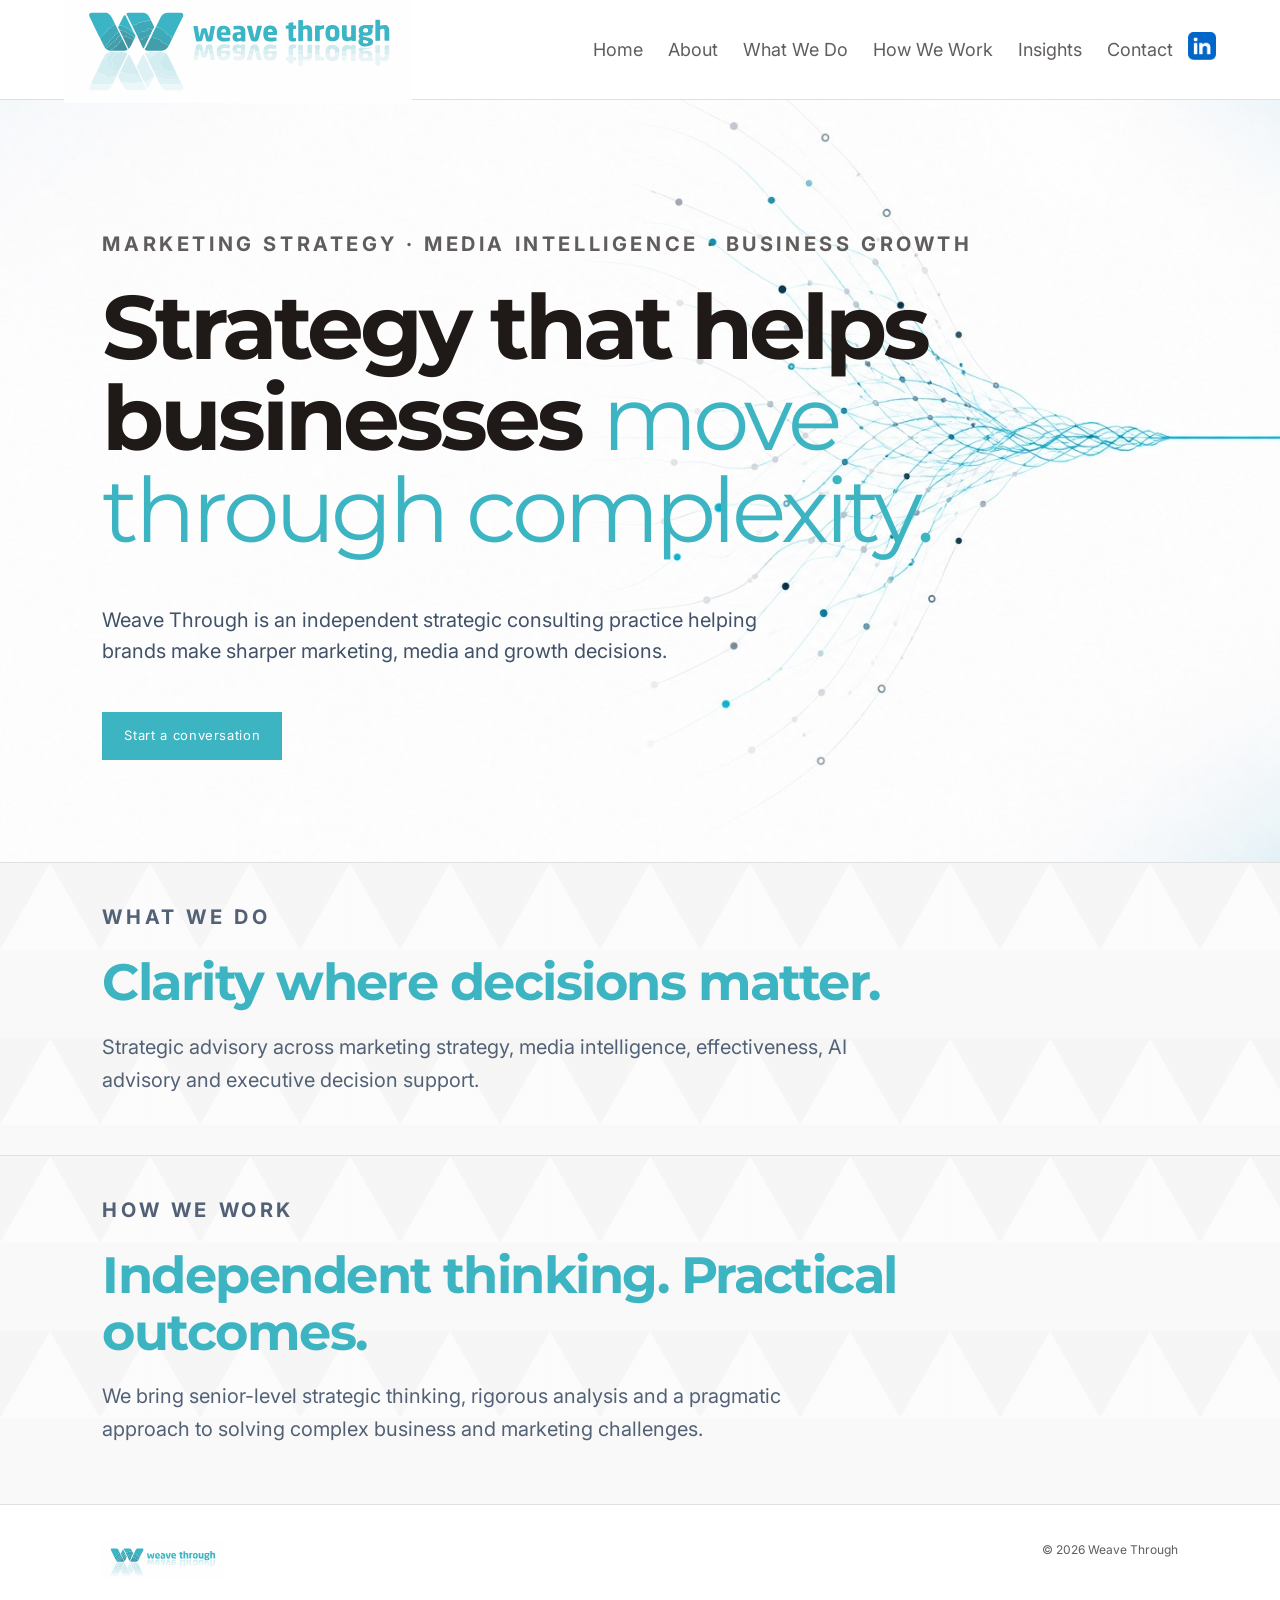
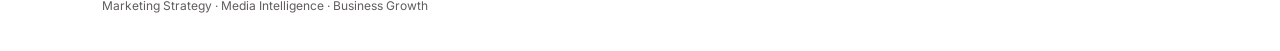
<file: index.html>
<!doctype html>
<html lang="en">
<head>
<meta charset="utf-8">
<meta name="viewport" content="width=device-width, initial-scale=1">
<title>Home | Weave Through</title>
<meta name="description" content="Weave Through — Independent strategic consulting helping brands navigate complexity in marketing strategy, media intelligence, and business growth.">
<link rel="icon" href="favicon.jpg" type="image/jpeg">
<!-- Google Analytics -->
<script async src="https://www.googletagmanager.com/gtag/js?id=G-CB40QFLTB0"></script>
<script>
  window.dataLayer = window.dataLayer || [];
  function gtag(){dataLayer.push(arguments);}
  gtag('js', new Date());
  gtag('config', 'G-CB40QFLTB0');
</script>
<link rel="stylesheet" href="css/style.css">
</head>
<body>
<header class="site-header">
  <a class="brand" href="index.html">
    <img src="images/logo.svg" alt="Weave Through" class="logo-img">
  </a>
  <button class="menu-toggle" aria-label="Open menu">☰</button>
  <nav><a href="index.html" class="">Home</a>
<a href="about.html" class="">About</a>
<a href="services.html" class="">What We Do</a>
<a href="how-we-work.html" class="">How We Work</a>
<a href="insights.html" class="">Insights</a>
<a href="contact.html" class="">Contact</a></nav>
  <div class="nav-social">
    <a href="https://www.linkedin.com/in/amolmohandas/" target="_blank">
      <img src="images/linkedin-icon.png" alt="LinkedIn" style="height:28px; width:28px;">
    </a>
  </div>
</header>
<main>
<section class="hero">
  <p class="eyebrow">MARKETING STRATEGY · MEDIA INTELLIGENCE · BUSINESS GROWTH</p>
  <h1>Strategy that helps businesses <span>move through complexity.</span></h1>
  <p class="intro">Weave Through is an independent strategic consulting practice helping brands make sharper marketing, media and growth decisions.</p>
  <a class="button" href="contact.html">Start a conversation</a>
</section>
<section class="section">
  <p class="eyebrow">WHAT WE DO</p>
  <h2>Clarity where decisions matter.</h2>
  <p>Strategic advisory across marketing strategy, media intelligence, effectiveness, AI advisory and executive decision support.</p>
</section>
<section class="section">
  <p class="eyebrow">HOW WE WORK</p>
  <h2>Independent thinking. Practical outcomes.</h2>
  <p>We bring senior-level strategic thinking, rigorous analysis and a pragmatic approach to solving complex business and marketing challenges.</p>
</section>
</main>
<footer class="site-footer">
  <div><img src="images/logo.svg" alt="Weave Through" style="height:40px; width:auto;"><br>Marketing Strategy · Media Intelligence · Business Growth</div>
  <div>© 2026 Weave Through</div>
</footer>
<script src="js/script.js"></script>
</body>
</html>
</file>
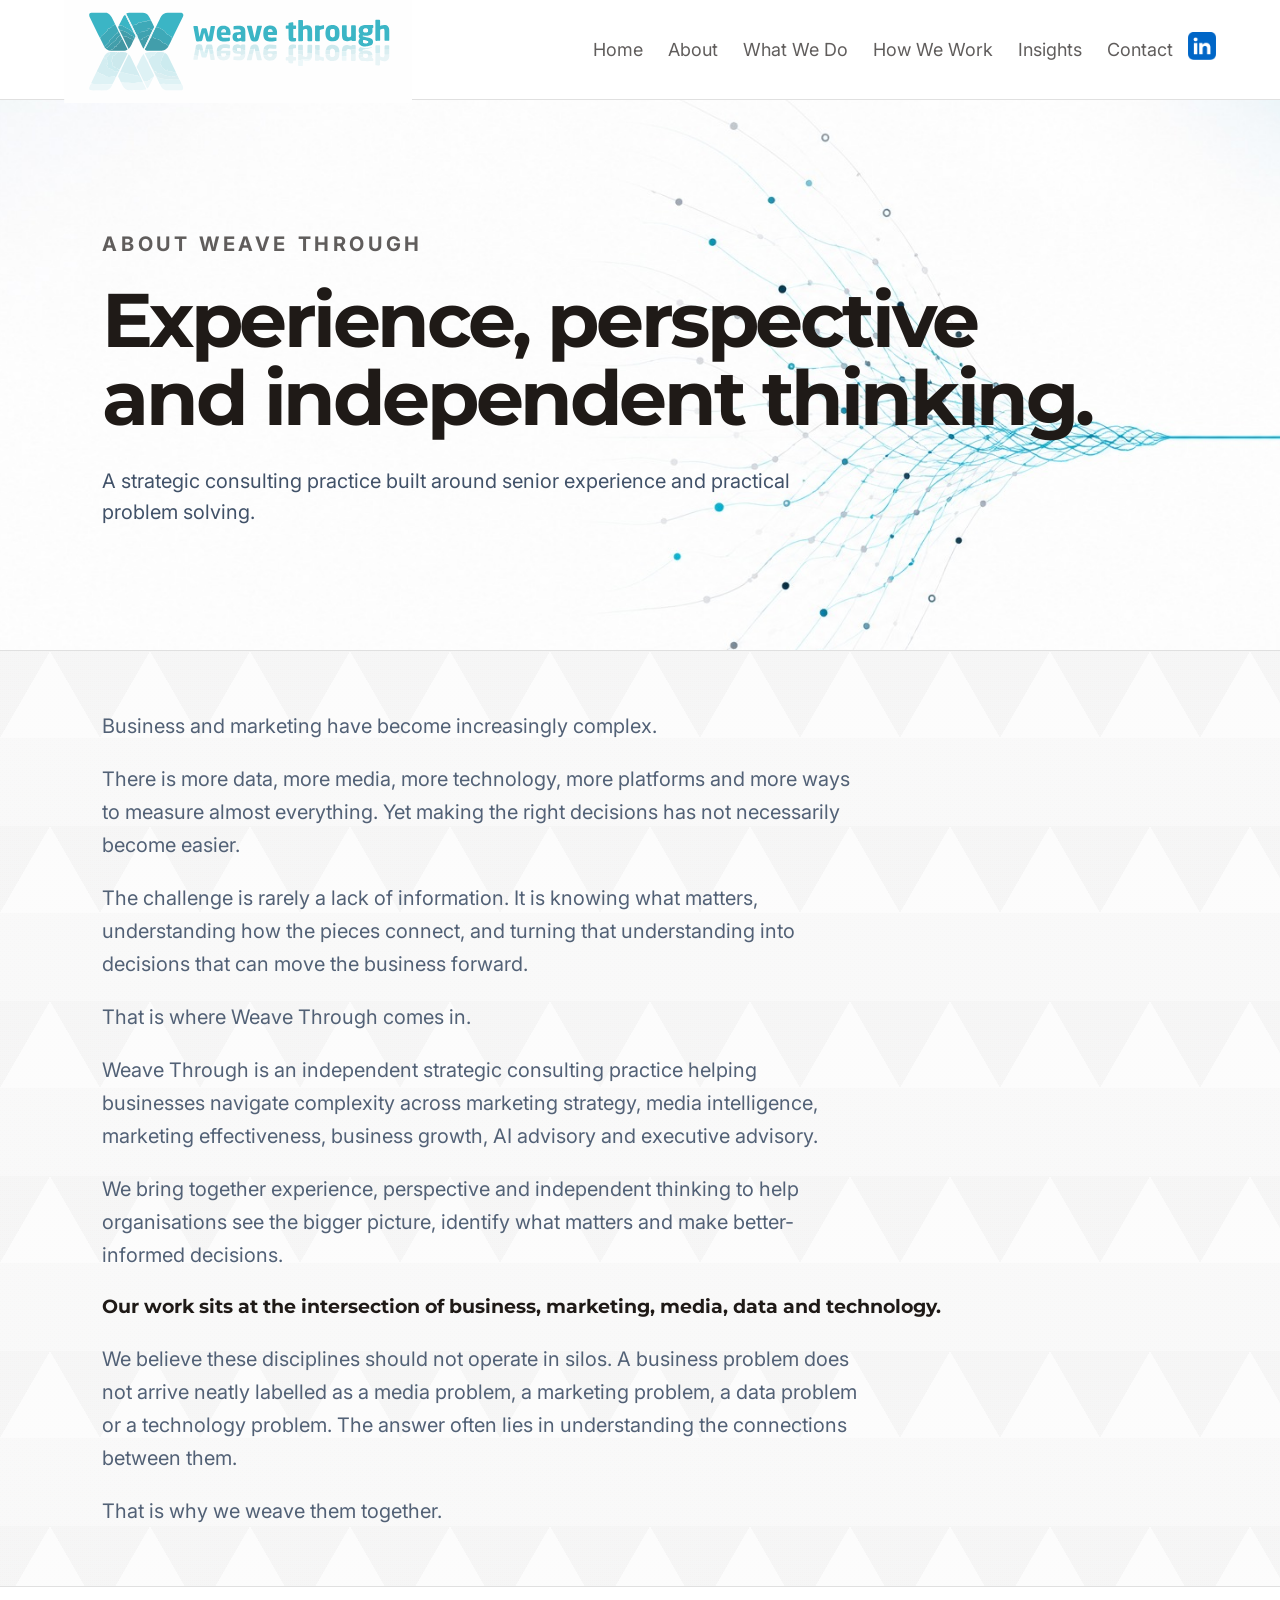
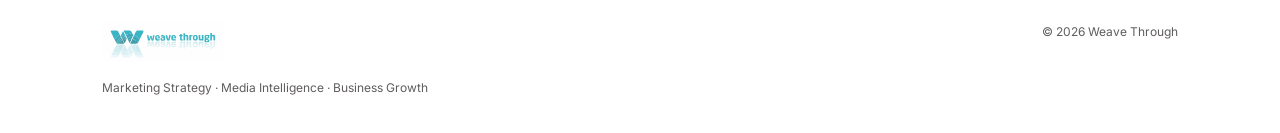
<file: about.html>
<!doctype html>
<html lang="en">
<head>
<meta charset="utf-8">
<meta name="viewport" content="width=device-width, initial-scale=1">
<title>About | Weave Through</title>
<meta name="description" content="Weave Through combines 25+ years of experience in marketing, media and business strategy. Senior-led independent consulting for strategic clarity.">
<link rel="icon" href="favicon.jpg" type="image/jpeg">
<!-- Google Analytics -->
<script async src="https://www.googletagmanager.com/gtag/js?id=G-CB40QFLTB0"></script>
<script>
  window.dataLayer = window.dataLayer || [];
  function gtag(){dataLayer.push(arguments);}
  gtag('js', new Date());
  gtag('config', 'G-CB40QFLTB0');
</script>
<link rel="stylesheet" href="css/style.css">
</head>
<body>
<header class="site-header">
  <a class="brand" href="index.html">
    <img src="images/logo.svg" alt="Weave Through" class="logo-img">
  </a>
  <button class="menu-toggle" aria-label="Open menu">☰</button>
  <nav><a href="index.html" class="">Home</a>
<a href="about.html" class="">About</a>
<a href="services.html" class="">What We Do</a>
<a href="how-we-work.html" class="">How We Work</a>
<a href="insights.html" class="">Insights</a>
<a href="contact.html" class="">Contact</a></nav>
  <div class="nav-social">
    <a href="https://www.linkedin.com/in/amolmohandas/" target="_blank">
      <img src="images/linkedin-icon.png" alt="LinkedIn" style="height:28px; width:28px;">
    </a>
  </div>
</header>
<main>
<section class="page-hero"><p class="eyebrow">ABOUT WEAVE THROUGH</p><h1>Experience, perspective and independent thinking.</h1><p class="intro">A strategic consulting practice built around senior experience and practical problem solving.</p></section>
<section class="section">
<p>Business and marketing have become increasingly complex.</p>
<p>There is more data, more media, more technology, more platforms and more ways to measure almost everything. Yet making the right decisions has not necessarily become easier.</p>
<p>The challenge is rarely a lack of information. It is knowing what matters, understanding how the pieces connect, and turning that understanding into decisions that can move the business forward.</p>
<p>That is where Weave Through comes in.</p>
<p>Weave Through is an independent strategic consulting practice helping businesses navigate complexity across marketing strategy, media intelligence, marketing effectiveness, business growth, AI advisory and executive advisory.</p>
<p>We bring together experience, perspective and independent thinking to help organisations see the bigger picture, identify what matters and make better-informed decisions.</p>
<h3>Our work sits at the intersection of business, marketing, media, data and technology.</h3>
<p>We believe these disciplines should not operate in silos. A business problem does not arrive neatly labelled as a media problem, a marketing problem, a data problem or a technology problem. The answer often lies in understanding the connections between them.</p>
<p>That is why we weave them together.</p>
</section>
</main>
<footer class="site-footer">
  <div><img src="images/logo.svg" alt="Weave Through" style="height:40px; width:auto;"><br>Marketing Strategy · Media Intelligence · Business Growth</div>
  <div>© 2026 Weave Through</div>
</footer>
<script src="js/script.js"></script>
</body>
</html>
</file>
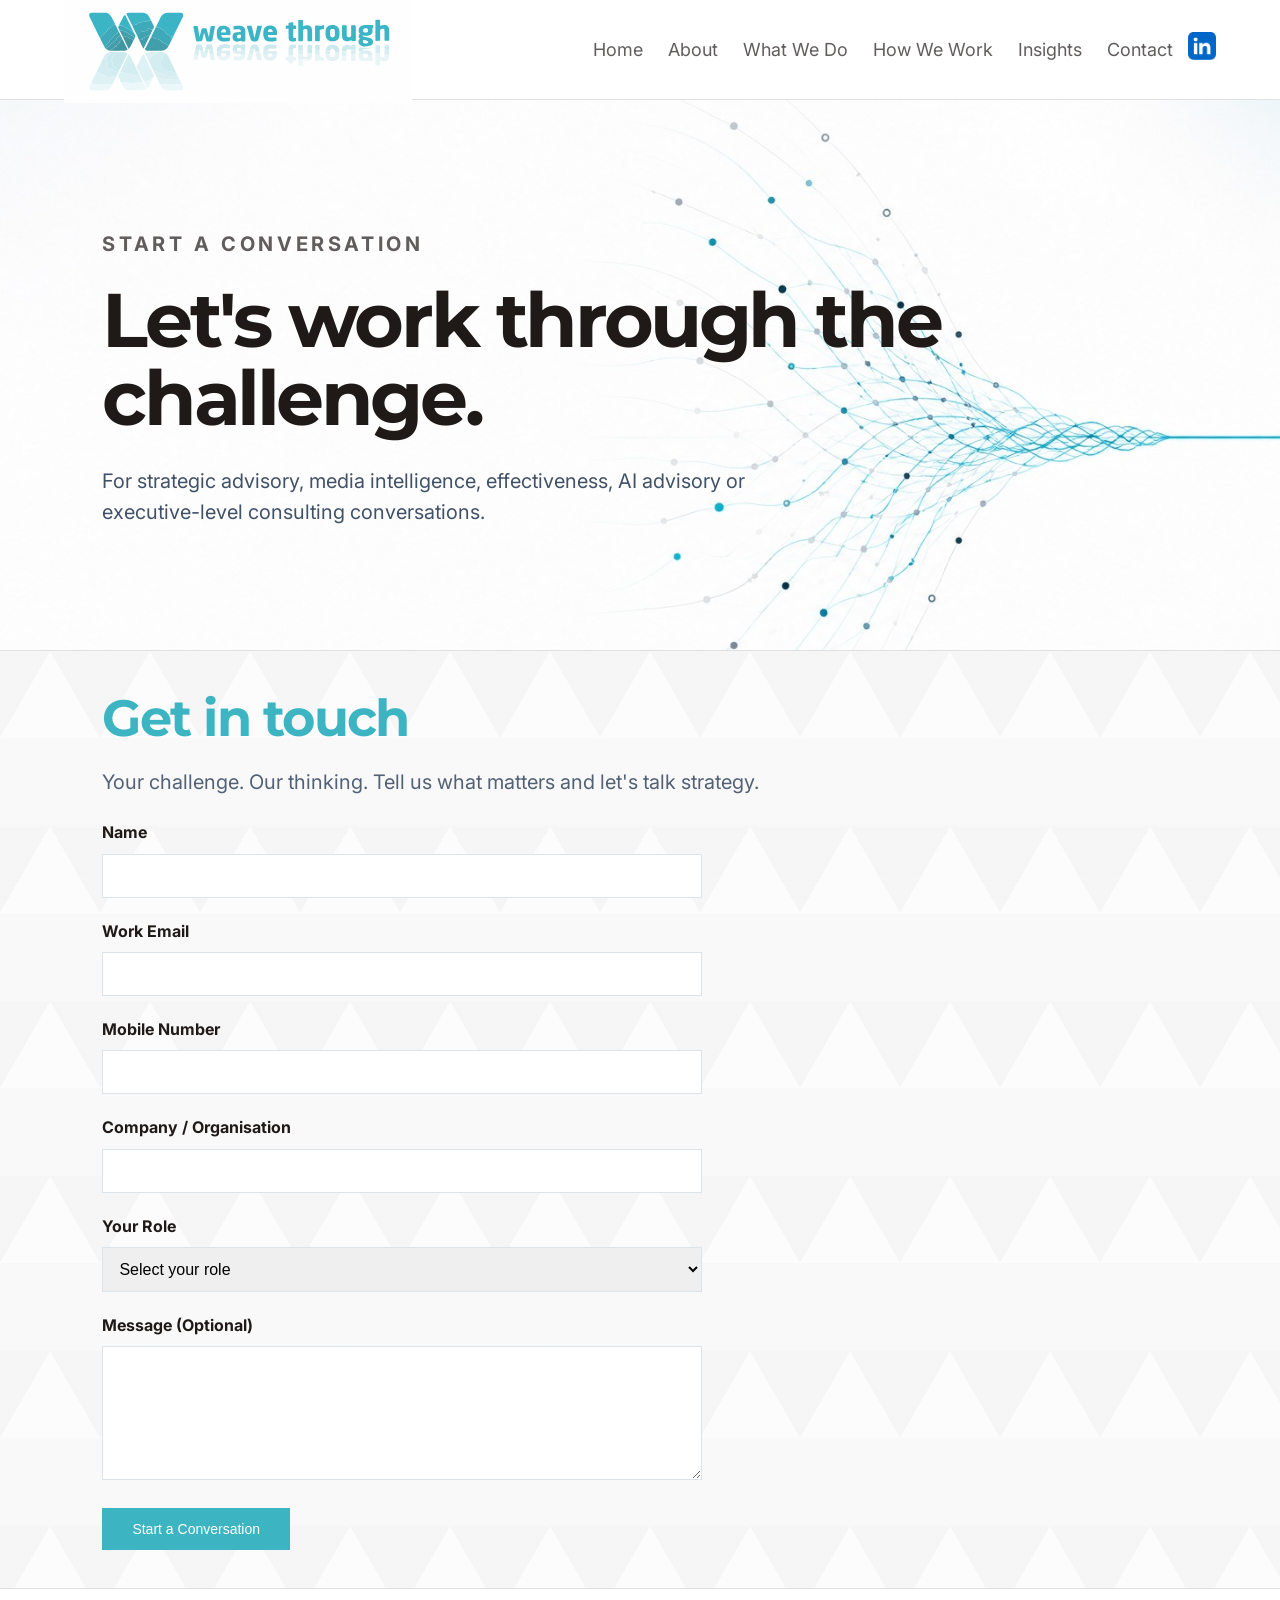
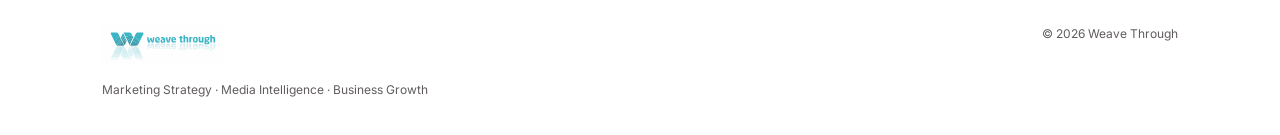
<file: contact.html>
<!doctype html>
<html lang="en">
<head>
<meta charset="utf-8">
<meta name="viewport" content="width=device-width, initial-scale=1">
<title>Contact | Weave Through</title>
<meta name="description" content="Get strategic advisory, media intelligence consulting, or executive guidance. Connect with Weave Through for your most important business challenges.">
<link rel="icon" href="favicon.jpg" type="image/jpeg">
<!-- Google Analytics -->
<script async src="https://www.googletagmanager.com/gtag/js?id=G-CB40QFLTB0"></script>
<script>
  window.dataLayer = window.dataLayer || [];
  function gtag(){dataLayer.push(arguments);}
  gtag('js', new Date());
  gtag('config', 'G-CB40QFLTB0');
</script>
<link rel="stylesheet" href="css/style.css">
</head>
<body>
<header class="site-header">
  <a class="brand" href="index.html">
    <img src="images/logo.svg" alt="Weave Through" class="logo-img">
  </a>
  <button class="menu-toggle" aria-label="Open menu">☰</button>
  <nav><a href="index.html" class="">Home</a>
<a href="about.html" class="">About</a>
<a href="services.html" class="">What We Do</a>
<a href="how-we-work.html" class="">How We Work</a>
<a href="insights.html" class="">Insights</a>
<a href="contact.html" class="">Contact</a></nav>
  <div class="nav-social">
    <a href="https://www.linkedin.com/in/amolmohandas/" target="_blank">
      <img src="images/linkedin-icon.png" alt="LinkedIn" style="height:28px; width:28px;">
    </a>
  </div>
</header>
<main>
<section class="page-hero"><p class="eyebrow">START A CONVERSATION</p><h1>Let's work through the challenge.</h1><p class="intro">For strategic advisory, media intelligence, effectiveness, AI advisory or executive-level consulting conversations.</p></section>
<section class="section">
<h2>Get in touch</h2>
<p>Your challenge. Our thinking. Tell us what matters and let's talk strategy.</p>
<form action="https://formspree.io/f/xqpzpkbq" method="POST" style="max-width:600px;">
  <div style="margin-bottom:20px;">
    <label for="name" style="display:block; margin-bottom:8px; font-weight:bold;">Name</label>
    <input type="text" id="name" name="name" required style="width:100%; padding:12px; border:1px solid #dce3eb; font-size:16px;">
  </div>
  <div style="margin-bottom:20px;">
    <label for="email" style="display:block; margin-bottom:8px; font-weight:bold;">Work Email</label>
    <input type="email" id="email" name="email" required style="width:100%; padding:12px; border:1px solid #dce3eb; font-size:16px;">
  </div>
  <div style="margin-bottom:20px;">
    <label for="phone" style="display:block; margin-bottom:8px; font-weight:bold;">Mobile Number</label>
    <input type="tel" id="phone" name="phone" required style="width:100%; padding:12px; border:1px solid #dce3eb; font-size:16px;">
  </div>
  <div style="margin-bottom:20px;">
    <label for="company" style="display:block; margin-bottom:8px; font-weight:bold;">Company / Organisation</label>
    <input type="text" id="company" name="company" required style="width:100%; padding:12px; border:1px solid #dce3eb; font-size:16px;">
  </div>
  <div style="margin-bottom:20px;">
    <label for="role" style="display:block; margin-bottom:8px; font-weight:bold;">Your Role</label>
    <select id="role" name="role" required style="width:100%; padding:12px; border:1px solid #dce3eb; font-size:16px;">
      <option value="">Select your role</option>
      <option value="Founder / Promoter">Founder / Promoter</option>
      <option value="CXO / Business Head">CXO / Business Head</option>
      <option value="Marketing Head">Marketing Head</option>
      <option value="Brand / Communications">Brand / Communications</option>
      <option value="Media / Agency">Media / Agency</option>
      <option value="Strategy / Consulting">Strategy / Consulting</option>
      <option value="Other">Other</option>
    </select>
  </div>
  <div style="margin-bottom:20px;">
    <label for="message" style="display:block; margin-bottom:8px; font-weight:bold;">Message (Optional)</label>
    <textarea id="message" name="message" rows="6" style="width:100%; padding:12px; border:1px solid #dce3eb; font-size:16px; font-family:Arial;"></textarea>
  </div>
  <button type="submit" style="background:#3CB4C2; color:white; padding:13px 30px; border:none; font-size:14px; cursor:pointer;">Start a Conversation</button>
</form>
</section></main>
<footer class="site-footer">
  <div><img src="images/logo.svg" alt="Weave Through" style="height:40px; width:auto;"><br>Marketing Strategy · Media Intelligence · Business Growth</div>
  <div>© 2026 Weave Through</div>
</footer>
<script src="js/script.js"></script>
</body>
</html>
</file>
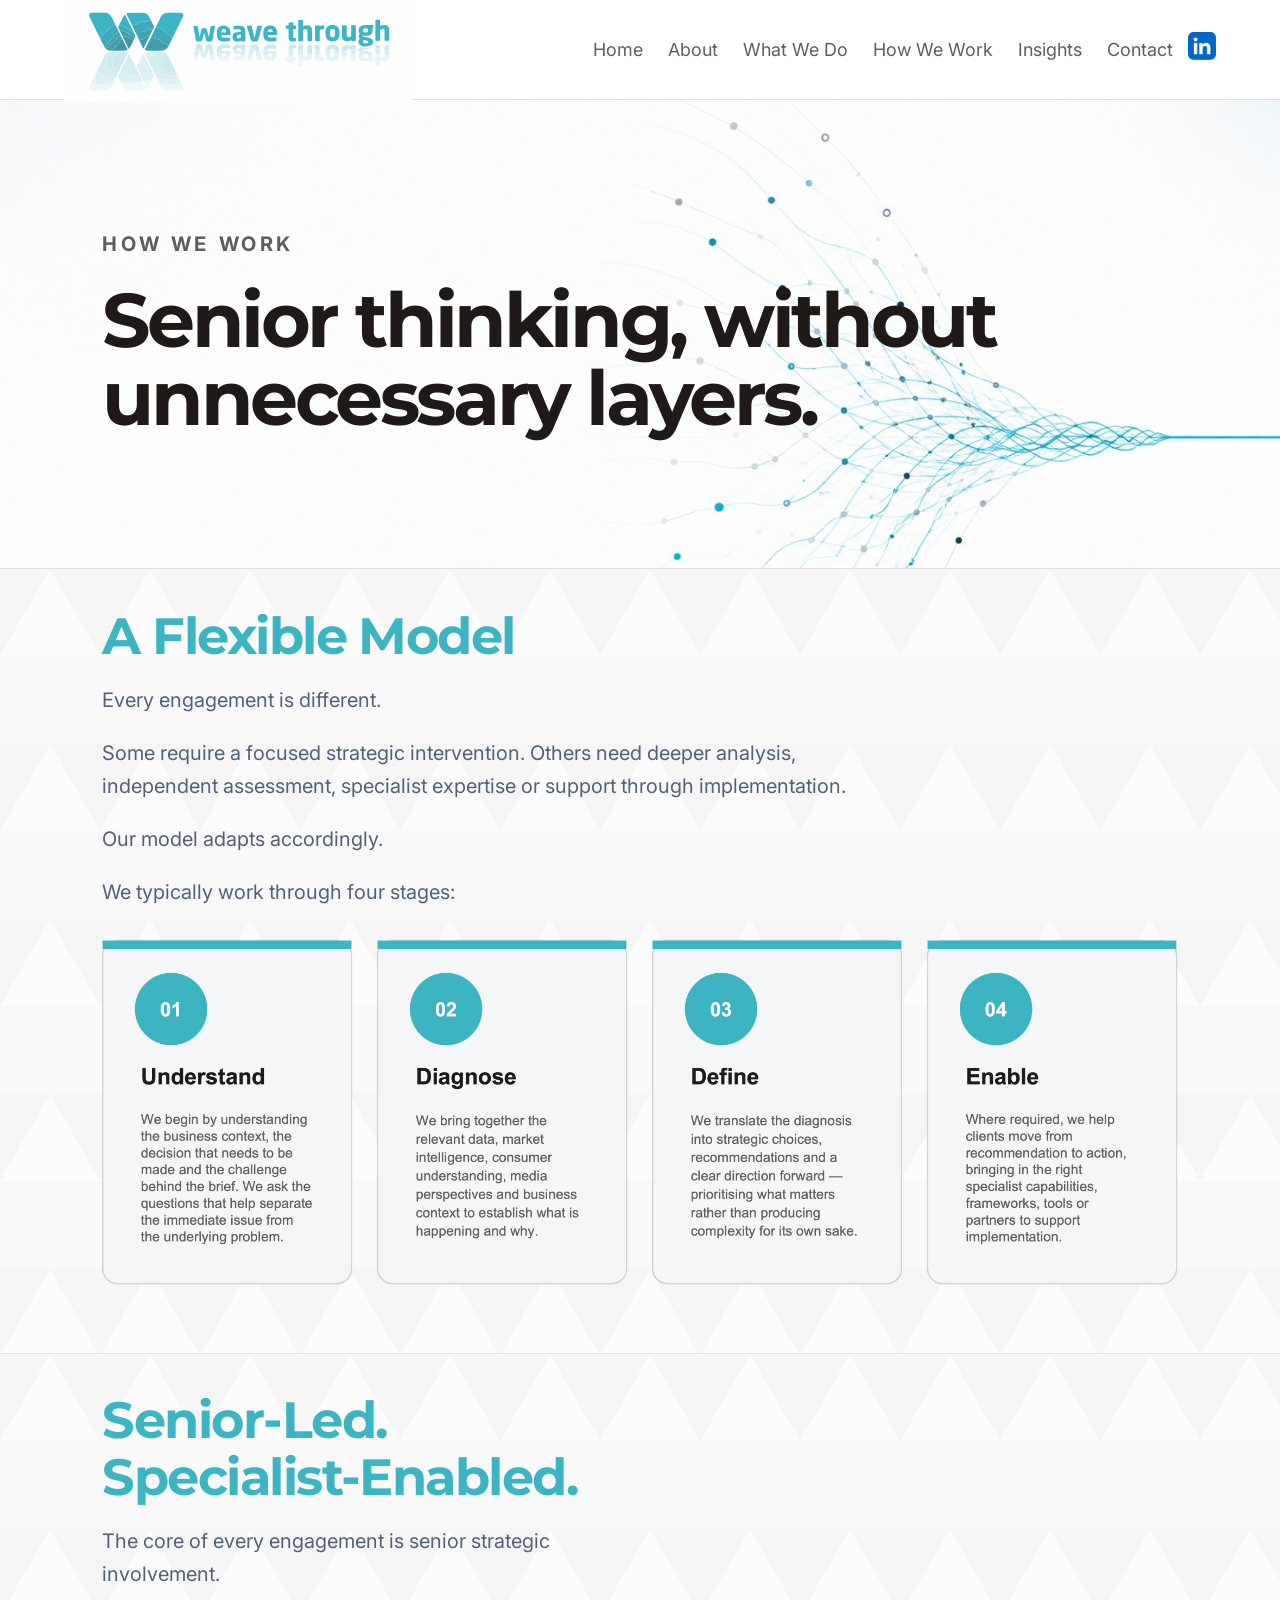
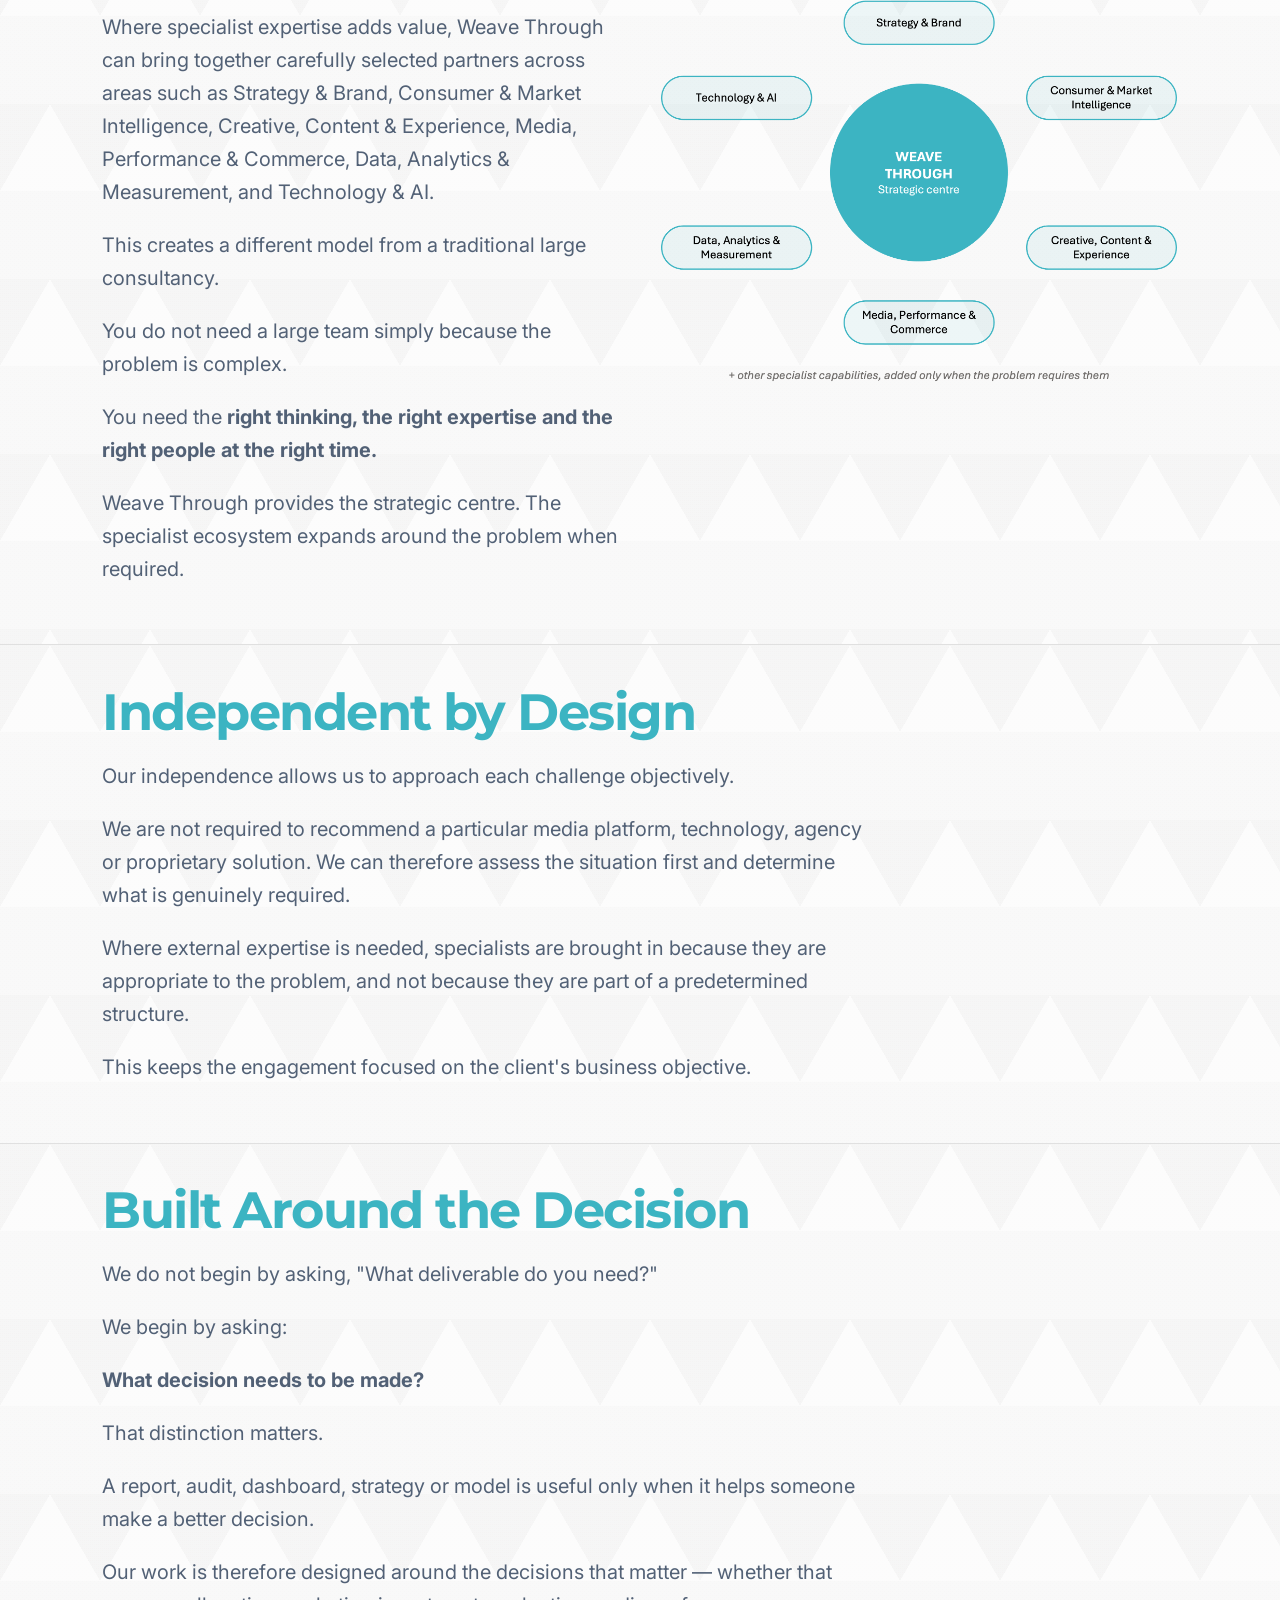
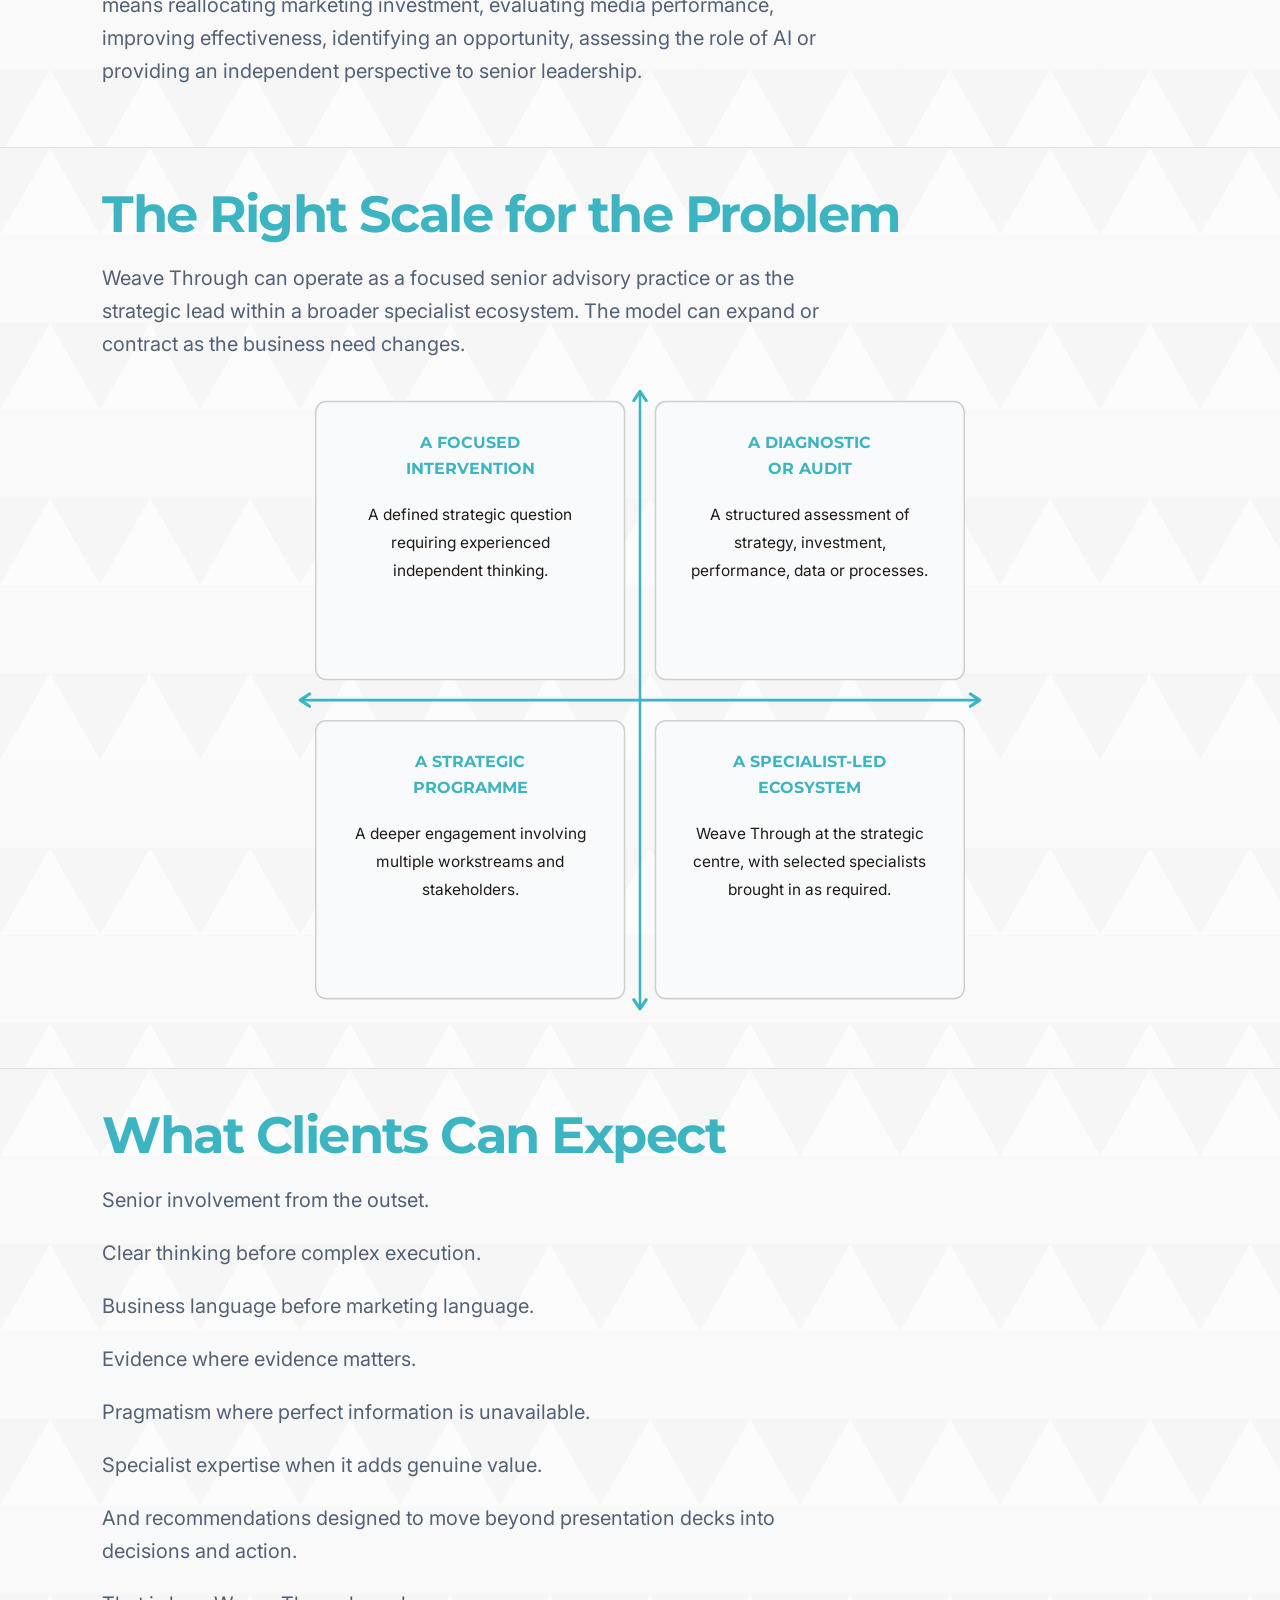
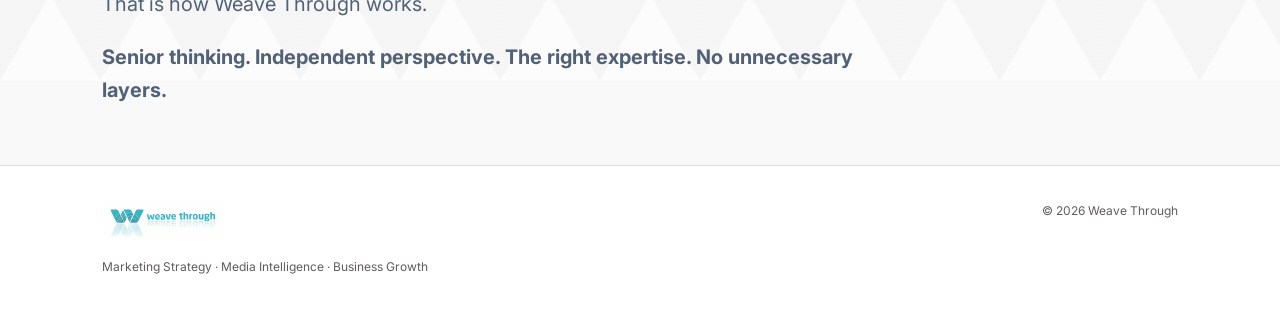
<file: how-we-work.html>
<!doctype html>
<html lang="en">
<head>
<meta charset="utf-8">
<meta name="viewport" content="width=device-width, initial-scale=1">
<title>How We Work | Weave Through</title>
<meta name="description" content="Our consulting model is senior-led, independent and flexible. We start with your business challenge and deliver strategic clarity without unnecessary layers.">
<link rel="icon" href="favicon.jpg" type="image/jpeg">
<!-- Google Analytics -->
<script async src="https://www.googletagmanager.com/gtag/js?id=G-CB40QFLTB0"></script>
<script>
  window.dataLayer = window.dataLayer || [];
  function gtag(){dataLayer.push(arguments);}
  gtag('js', new Date());
  gtag('config', 'G-CB40QFLTB0');
</script>
<link rel="stylesheet" href="css/style.css">
</head>
<body>
<header class="site-header">
  <a class="brand" href="index.html">
    <img src="images/logo.svg" alt="Weave Through" class="logo-img">
  </a>
  <button class="menu-toggle" aria-label="Open menu">☰</button>
  <nav><a href="index.html" class="">Home</a>
<a href="about.html" class="">About</a>
<a href="services.html" class="">What We Do</a>
<a href="how-we-work.html" class="">How We Work</a>
<a href="insights.html" class="">Insights</a>
<a href="contact.html" class="">Contact</a></nav>
  <div class="nav-social">
    <a href="https://www.linkedin.com/in/amolmohandas/" target="_blank">
      <img src="images/linkedin-icon.png" alt="LinkedIn" style="height:28px; width:28px;">
    </a>
  </div>
</header>
<main>
<section class="page-hero"><p class="eyebrow">HOW WE WORK</p><h1>Senior thinking, without unnecessary layers.</h1></section>
<section class="section">
<h2>A Flexible Model</h2>
<p>Every engagement is different.</p>
<p>Some require a focused strategic intervention. Others need deeper analysis, independent assessment, specialist expertise or support through implementation.</p>
<p>Our model adapts accordingly.</p>
<p>We typically work through four stages:</p>
<img src="images/How We Work 01.png" alt="How We Work: Understand, Diagnose, Define, Enable" style="width:100%; max-width:1200px; height:auto; display:block; margin:0 auto; margin-top:30px; margin-bottom:30px;">
</section>

<section class="section" style="display:grid; grid-template-columns:1fr 1fr; gap:40px; align-items:center;">
<div>
<h2 style="margin-top:0;">Senior-Led. Specialist-Enabled.</h2>
<p>The core of every engagement is senior strategic involvement.</p>
<p>Where specialist expertise adds value, Weave Through can bring together carefully selected partners across areas such as Strategy & Brand, Consumer & Market Intelligence, Creative, Content & Experience, Media, Performance & Commerce, Data, Analytics & Measurement, and Technology & AI.</p>
<p>This creates a different model from a traditional large consultancy.</p>
<p>You do not need a large team simply because the problem is complex.</p>
<p>You need the <strong>right thinking, the right expertise and the right people at the right time.</strong></p>
<p>Weave Through provides the strategic centre. The specialist ecosystem expands around the problem when required.</p>
</div>
<div style="flex-shrink:0;">
<img src="images/Senior-Led_Specialist-Enabled_01.png" alt="Weave Through specialist ecosystem" style="width:100%; height:auto; max-width:700px;">
</div>
</section>

<section class="section">
<h2>Independent by Design</h2>
<p>Our independence allows us to approach each challenge objectively.</p>
<p>We are not required to recommend a particular media platform, technology, agency or proprietary solution. We can therefore assess the situation first and determine what is genuinely required.</p>
<p>Where external expertise is needed, specialists are brought in because they are appropriate to the problem, and not because they are part of a predetermined structure.</p>
<p>This keeps the engagement focused on the client's business objective.</p>
</section>

<section class="section">
<h2>Built Around the Decision</h2>
<p>We do not begin by asking, "What deliverable do you need?"</p>
<p>We begin by asking:</p>
<p><strong>What decision needs to be made?</strong></p>
<p>That distinction matters.</p>
<p>A report, audit, dashboard, strategy or model is useful only when it helps someone make a better decision.</p>
<p>Our work is therefore designed around the decisions that matter — whether that means reallocating marketing investment, evaluating media performance, improving effectiveness, identifying an opportunity, assessing the role of AI or providing an independent perspective to senior leadership.</p>
</section>

<section class="section">
<h2>The Right Scale for the Problem</h2>
<p>Weave Through can operate as a focused senior advisory practice or as the strategic lead within a broader specialist ecosystem. The model can expand or contract as the business need changes.</p>
<svg width="100%" viewBox="0 0 680 620" role="img" style="max-width:700px; margin:10px auto; display:block;">
  <defs>
    <marker id="arrowhead" viewBox="0 0 10 10" refX="8" refY="5" markerWidth="6" markerHeight="6" orient="auto">
      <path d="M2 1L8 5L2 9" fill="none" stroke="#3CB4C2" stroke-width="2" stroke-linecap="round" stroke-linejoin="round"/>
    </marker>
    <marker id="arrowtail" viewBox="0 0 10 10" refX="2" refY="5" markerWidth="6" markerHeight="6" orient="auto">
      <path d="M8 1L2 5L8 9" fill="none" stroke="#3CB4C2" stroke-width="2" stroke-linecap="round" stroke-linejoin="round"/>
    </marker>
  </defs>
  <line x1="10" y1="310" x2="670" y2="310" stroke="#3CB4C2" stroke-width="2.5" marker-start="url(#arrowtail)" marker-end="url(#arrowhead)"/>
  <line x1="340" y1="10" x2="340" y2="610" stroke="#3CB4C2" stroke-width="2.5" marker-start="url(#arrowtail)" marker-end="url(#arrowhead)"/>
  <rect x="25" y="20" width="300" height="270" rx="10" fill="#f9fafb" stroke="#d0d0d0" stroke-width="1.5"/>
  <text x="175" y="65" text-anchor="middle" font-family="Montserrat, Arial, sans-serif" font-size="16" font-weight="700" fill="#3CB4C2">A FOCUSED</text>
  <text x="175" y="90" text-anchor="middle" font-family="Montserrat, Arial, sans-serif" font-size="16" font-weight="700" fill="#3CB4C2">INTERVENTION</text>
  <text x="175" y="135" text-anchor="middle" font-family="Inter, Arial, sans-serif" font-size="15" font-weight="400" fill="#1F1A17">A defined strategic question</text>
  <text x="175" y="162" text-anchor="middle" font-family="Inter, Arial, sans-serif" font-size="15" font-weight="400" fill="#1F1A17">requiring experienced</text>
  <text x="175" y="189" text-anchor="middle" font-family="Inter, Arial, sans-serif" font-size="15" font-weight="400" fill="#1F1A17">independent thinking.</text>
  <rect x="355" y="20" width="300" height="270" rx="10" fill="#f9fafb" stroke="#d0d0d0" stroke-width="1.5"/>
  <text x="505" y="65" text-anchor="middle" font-family="Montserrat, Arial, sans-serif" font-size="16" font-weight="700" fill="#3CB4C2">A DIAGNOSTIC</text>
  <text x="505" y="90" text-anchor="middle" font-family="Montserrat, Arial, sans-serif" font-size="16" font-weight="700" fill="#3CB4C2">OR AUDIT</text>
  <text x="505" y="135" text-anchor="middle" font-family="Inter, Arial, sans-serif" font-size="15" font-weight="400" fill="#1F1A17">A structured assessment of</text>
  <text x="505" y="162" text-anchor="middle" font-family="Inter, Arial, sans-serif" font-size="15" font-weight="400" fill="#1F1A17">strategy, investment,</text>
  <text x="505" y="189" text-anchor="middle" font-family="Inter, Arial, sans-serif" font-size="15" font-weight="400" fill="#1F1A17">performance, data or processes.</text>
  <rect x="25" y="330" width="300" height="270" rx="10" fill="#f9fafb" stroke="#d0d0d0" stroke-width="1.5"/>
  <text x="175" y="375" text-anchor="middle" font-family="Montserrat, Arial, sans-serif" font-size="16" font-weight="700" fill="#3CB4C2">A STRATEGIC</text>
  <text x="175" y="400" text-anchor="middle" font-family="Montserrat, Arial, sans-serif" font-size="16" font-weight="700" fill="#3CB4C2">PROGRAMME</text>
  <text x="175" y="445" text-anchor="middle" font-family="Inter, Arial, sans-serif" font-size="15" font-weight="400" fill="#1F1A17">A deeper engagement involving</text>
  <text x="175" y="472" text-anchor="middle" font-family="Inter, Arial, sans-serif" font-size="15" font-weight="400" fill="#1F1A17">multiple workstreams and</text>
  <text x="175" y="499" text-anchor="middle" font-family="Inter, Arial, sans-serif" font-size="15" font-weight="400" fill="#1F1A17">stakeholders.</text>
  <rect x="355" y="330" width="300" height="270" rx="10" fill="#f9fafb" stroke="#d0d0d0" stroke-width="1.5"/>
  <text x="505" y="375" text-anchor="middle" font-family="Montserrat, Arial, sans-serif" font-size="16" font-weight="700" fill="#3CB4C2">A SPECIALIST-LED</text>
  <text x="505" y="400" text-anchor="middle" font-family="Montserrat, Arial, sans-serif" font-size="16" font-weight="700" fill="#3CB4C2">ECOSYSTEM</text>
  <text x="505" y="445" text-anchor="middle" font-family="Inter, Arial, sans-serif" font-size="15" font-weight="400" fill="#1F1A17">Weave Through at the strategic</text>
  <text x="505" y="472" text-anchor="middle" font-family="Inter, Arial, sans-serif" font-size="15" font-weight="400" fill="#1F1A17">centre, with selected specialists</text>
  <text x="505" y="499" text-anchor="middle" font-family="Inter, Arial, sans-serif" font-size="15" font-weight="400" fill="#1F1A17">brought in as required.</text>
</svg>
</section>

<section class="section">
<h2>What Clients Can Expect</h2>
<p>Senior involvement from the outset.</p>
<p>Clear thinking before complex execution.</p>
<p>Business language before marketing language.</p>
<p>Evidence where evidence matters.</p>
<p>Pragmatism where perfect information is unavailable.</p>
<p>Specialist expertise when it adds genuine value.</p>
<p>And recommendations designed to move beyond presentation decks into decisions and action.</p>
<p>That is how Weave Through works.</p>
<p><strong>Senior thinking. Independent perspective. The right expertise. No unnecessary layers.</strong></p>
</section>
</main>
<footer class="site-footer">
  <div><img src="images/logo.svg" alt="Weave Through" style="height:40px; width:auto;"><br>Marketing Strategy · Media Intelligence · Business Growth</div>
  <div>© 2026 Weave Through</div>
</footer>
<script src="js/script.js"></script>
</body>
</html>
</file>
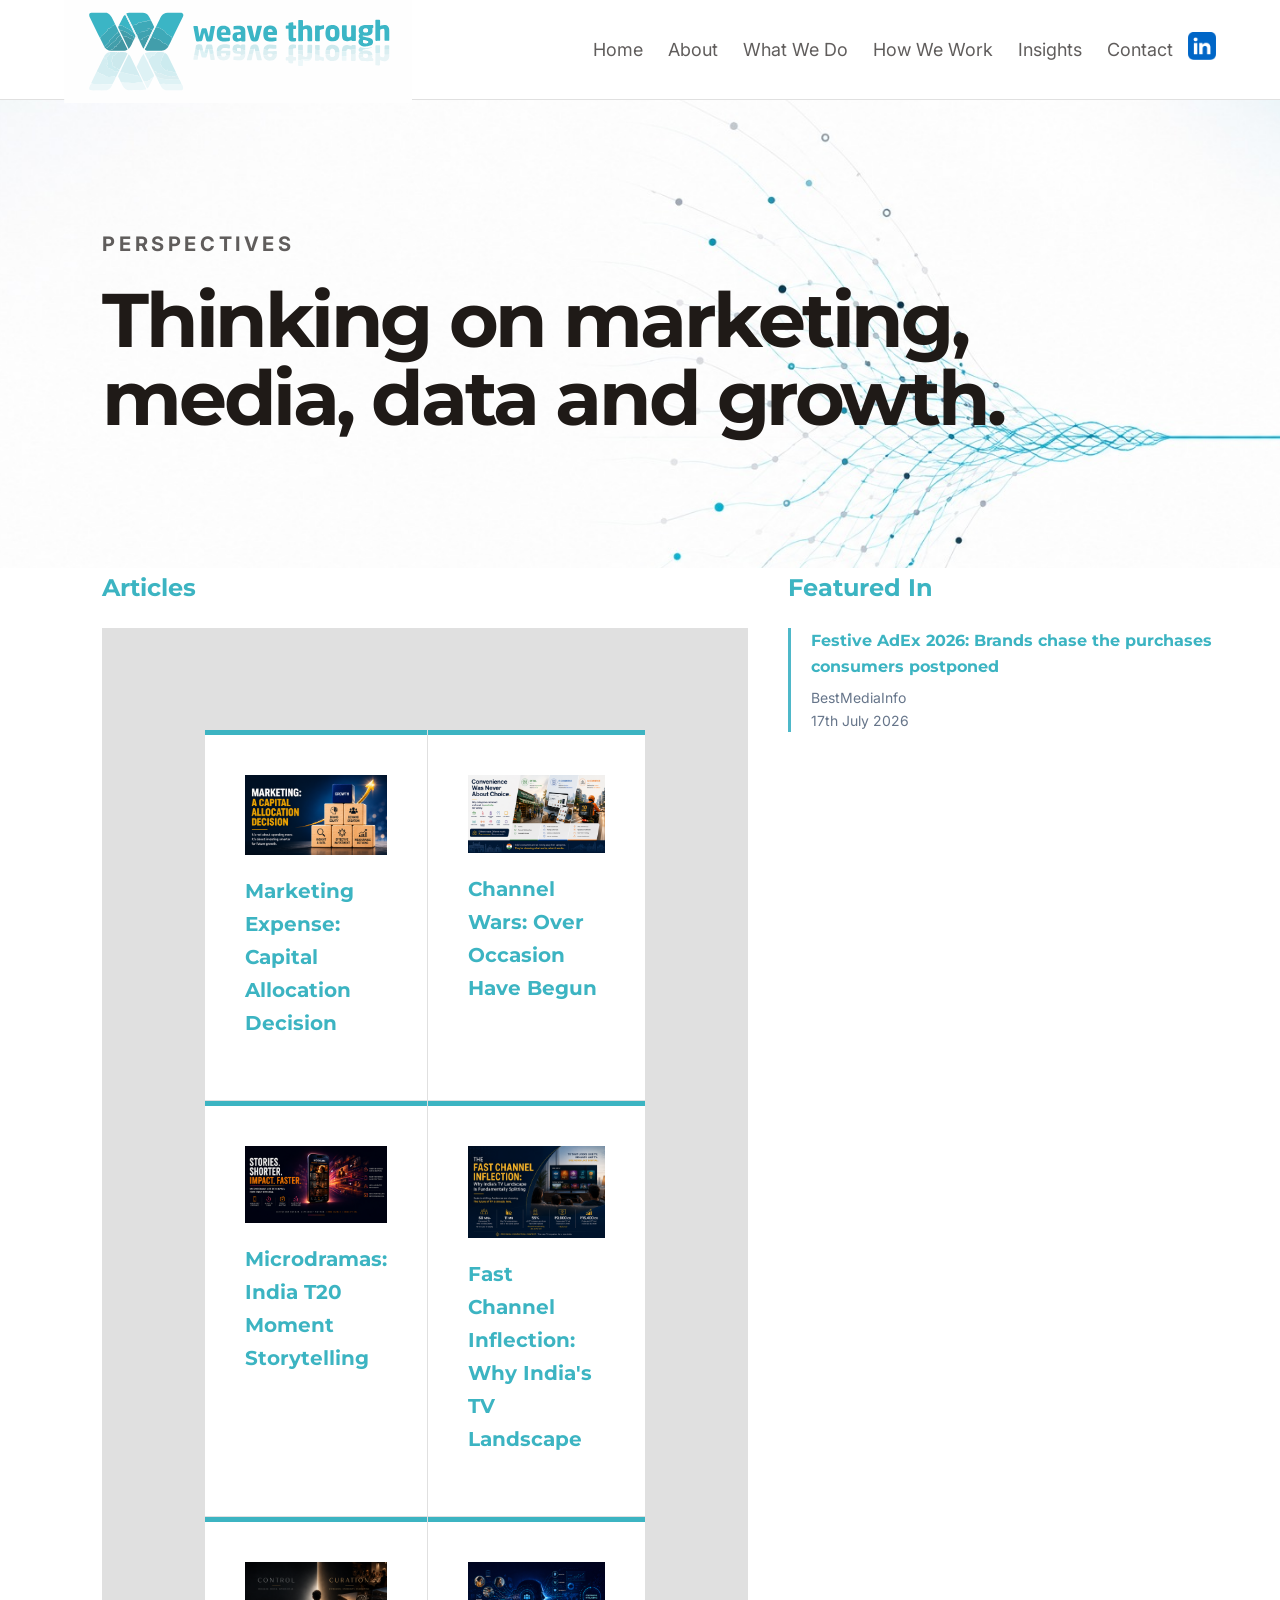
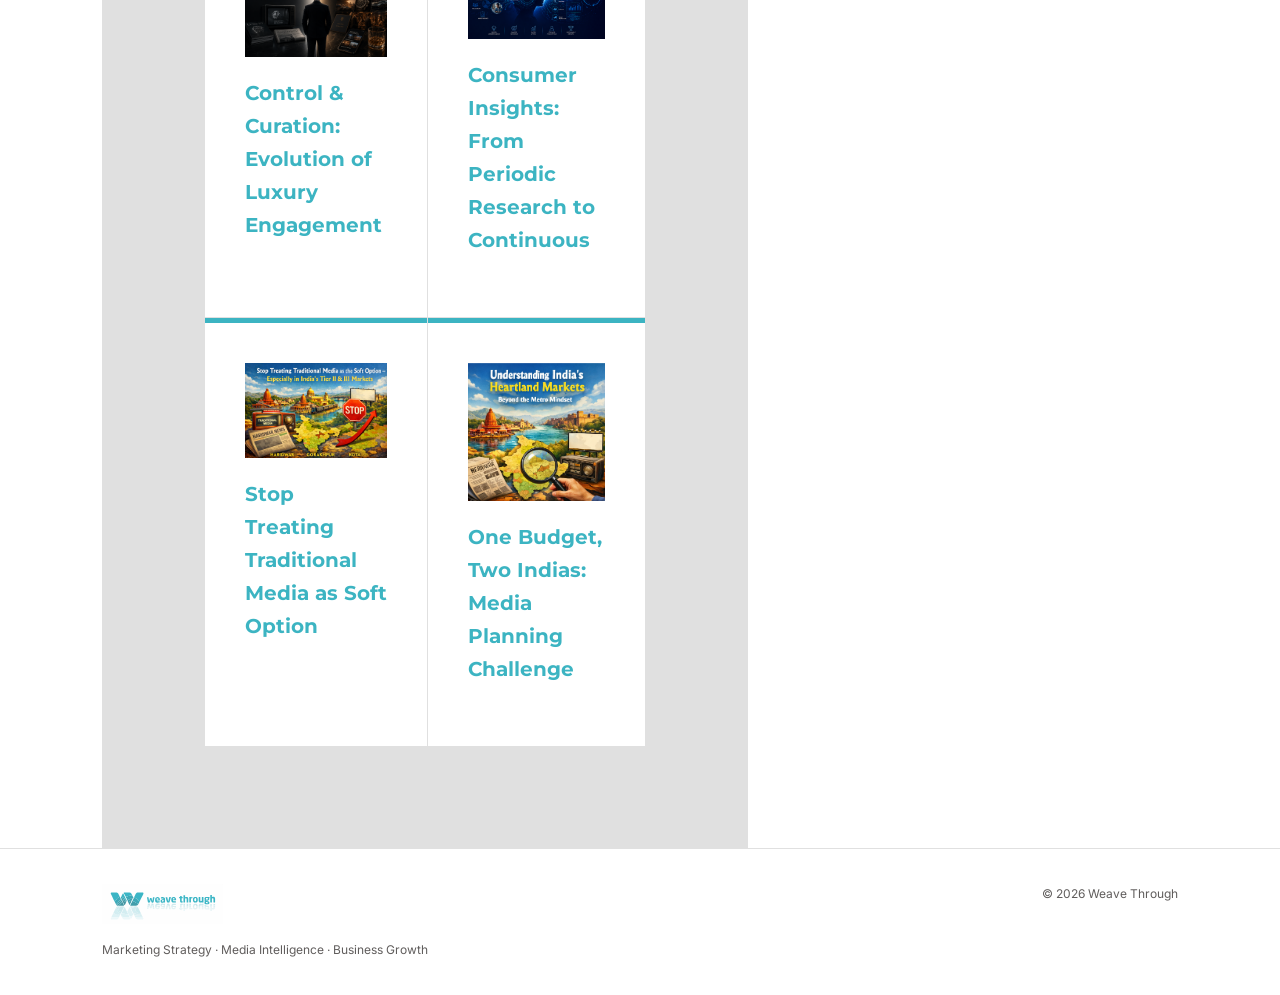
<file: insights.html>
<!doctype html>
<html lang="en">
<head>
<meta charset="utf-8">
<meta name="viewport" content="width=device-width, initial-scale=1">
<title>Insights | Weave Through</title>
<meta name="description" content="Perspectives on marketing, media, data and growth. Articles and frameworks from Weave Through on strategy, market dynamics, and business decision-making.">
<link rel="icon" href="favicon.jpg" type="image/jpeg">
<!-- Google Analytics -->
<script async src="https://www.googletagmanager.com/gtag/js?id=G-CB40QFLTB0"></script>
<script>
  window.dataLayer = window.dataLayer || [];
  function gtag(){dataLayer.push(arguments);}
  gtag('js', new Date());
  gtag('config', 'G-CB40QFLTB0');
</script>
<link rel="stylesheet" href="css/style.css">
</head>
<body>
<header class="site-header">
  <a class="brand" href="index.html">
    <img src="images/logo.svg" alt="Weave Through" class="logo-img">
  </a>
  <button class="menu-toggle" aria-label="Open menu">☰</button>
  <nav><a href="index.html" class="">Home</a>
<a href="about.html" class="">About</a>
<a href="services.html" class="">What We Do</a>
<a href="how-we-work.html" class="">How We Work</a>
<a href="insights.html" class="">Insights</a>
<a href="contact.html" class="">Contact</a></nav>
  <div class="nav-social">
    <a href="https://www.linkedin.com/in/amolmohandas/" target="_blank">
      <img src="images/linkedin-icon.png" alt="LinkedIn" style="height:28px; width:28px;">
    </a>
  </div>
</header>
<main>
<section class="page-hero"><p class="eyebrow">PERSPECTIVES</p><h1>Thinking on marketing, media, data and growth.</h1></section>
<div class="insights-wrapper">
<div>
<h2>Articles</h2>
<section class="grid">
  <article>
    <img src="images/article-1.png" alt="Marketing Expense: Capital Allocation Decision">
    <h3><a href="https://www.linkedin.com/pulse/marketing-expense-capital-allocation-decision-amol-mohandas-m3zjf/?trackingId=hsAB05duTfWBuBo3l2o4dQ%3D%3D" target="_blank">Marketing Expense: Capital Allocation Decision</a></h3>
  </article>
  <article>
    <img src="images/article-2.png" alt="Channel Wars: Over Occasion Have Begun">
    <h3><a href="https://www.linkedin.com/pulse/channel-wars-over-occasion-have-begun-amol-mohandas-e1etf/?trackingId=hsAB05duTfWBuBo3l2o4dQ%3D%3D" target="_blank">Channel Wars: Over Occasion Have Begun</a></h3>
  </article>
  <article>
    <img src="images/article-3.png" alt="Microdramas: India T20 Moment Storytelling">
    <h3><a href="https://www.linkedin.com/pulse/microdramas-india-t20-moment-storytelling-amol-mohandas-up8wf/?trackingId=hsAB05duTfWBuBo3l2o4dQ%3D%3D" target="_blank">Microdramas: India T20 Moment Storytelling</a></h3>
  </article>
  <article>
    <img src="images/article-4.png" alt="Fast Channel Inflection: Why India's TV Landscape">
    <h3><a href="https://www.linkedin.com/pulse/fast-channel-inflection-why-indias-tv-landscape-amol-mohandas-oeubf/?trackingId=hsAB05duTfWBuBo3l2o4dQ%3D%3D" target="_blank">Fast Channel Inflection: Why India's TV Landscape</a></h3>
  </article>
  <article>
    <img src="images/article-5.png" alt="Control & Curation: Evolution of Luxury Engagement">
    <h3><a href="https://www.linkedin.com/pulse/control-curation-evolution-luxury-engagement-amol-mohandas-nrsbc/?trackingId=hsAB05duTfWBuBo3l2o4dQ%3D%3D" target="_blank">Control & Curation: Evolution of Luxury Engagement</a></h3>
  </article>
  <article>
    <img src="images/article-6.png" alt="Consumer Insights: From Periodic Research to Continuous">
    <h3><a href="https://www.linkedin.com/pulse/consumer-insights-from-periodic-research-continuous-amol-mohandas-ivrwf/?trackingId=hsAB05duTfWBuBo3l2o4dQ%3D%3D" target="_blank">Consumer Insights: From Periodic Research to Continuous</a></h3>
  </article>
  <article>
    <img src="images/article-7.png" alt="Stop Treating Traditional Media as Soft Option">
    <h3><a href="https://www.linkedin.com/pulse/stop-treating-traditional-media-soft-option-indias-tier-mohandas-54hof/?trackingId=hsAB05duTfWBuBo3l2o4dQ%3D%3D" target="_blank">Stop Treating Traditional Media as Soft Option</a></h3>
  </article>
  <article>
    <img src="images/article-8.png" alt="One Budget, Two Indias: Media Planning Challenge">
    <h3><a href="https://www.linkedin.com/pulse/one-budget-two-indias-media-planning-challenge-talking-amol-mohandas-2t5gf/?trackingId=hsAB05duTfWBuBo3l2o4dQ%3D%3D" target="_blank">One Budget, Two Indias: Media Planning Challenge</a></h3>
  </article>
</section>
</div>

<div>
<h2>Featured In</h2>
<div style="border-left:3px solid #4eb8c9; padding-left:20px;">
  <h4 style="margin:0 0 5px 0;"><a href="https://bestmediainfo.com/special/in-depth/festive-adex-2026-brands-chase-the-purchases-consumers-postponed-12172217" target="_blank">Festive AdEx 2026: Brands chase the purchases consumers postponed</a></h4>
  <p style="margin:0; color:#66758a; font-size:14px;">BestMediaInfo<br>17th July 2026</p>
</div>
</div>
</div>
</section>
</main>
<footer class="site-footer">
  <div><img src="images/logo.svg" alt="Weave Through" style="height:40px; width:auto;"><br>Marketing Strategy · Media Intelligence · Business Growth</div>
  <div>© 2026 Weave Through</div>
</footer>
<script src="js/script.js"></script>
</body>
</html>
</file>
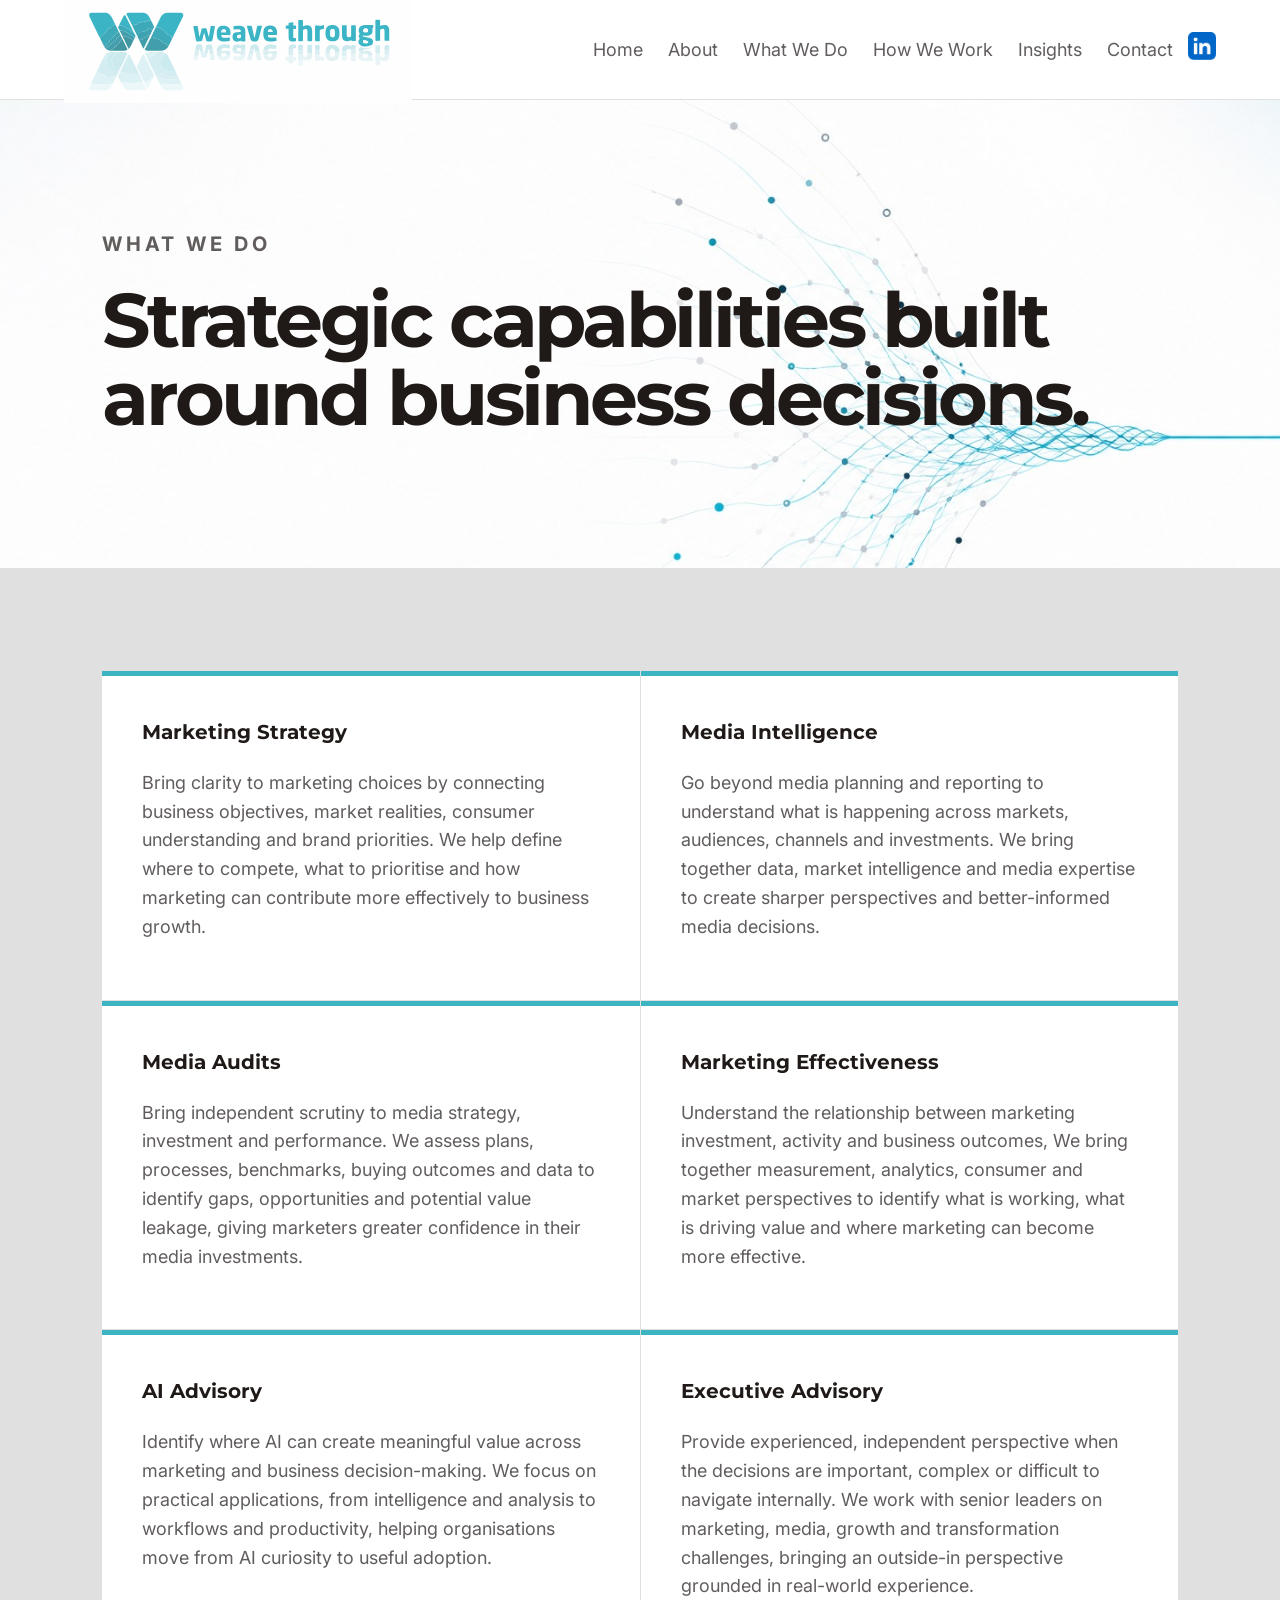
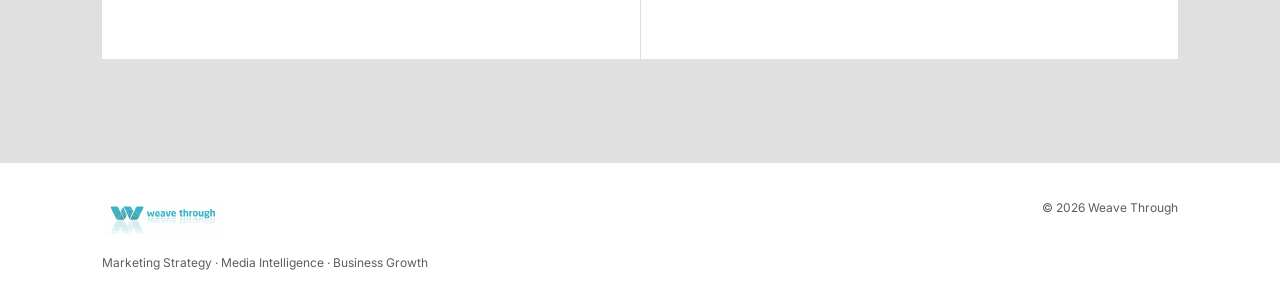
<file: services.html>
<!doctype html>
<html lang="en">
<head>
<meta charset="utf-8">
<meta name="viewport" content="width=device-width, initial-scale=1">
<title>What We Do | Weave Through</title>
<meta name="description" content="Strategic consulting services: marketing strategy, media intelligence, audits, effectiveness measurement, AI advisory, and executive-level guidance.">
<link rel="icon" href="favicon.jpg" type="image/jpeg">
<!-- Google Analytics -->
<script async src="https://www.googletagmanager.com/gtag/js?id=G-CB40QFLTB0"></script>
<script>
  window.dataLayer = window.dataLayer || [];
  function gtag(){dataLayer.push(arguments);}
  gtag('js', new Date());
  gtag('config', 'G-CB40QFLTB0');
</script>
<link rel="stylesheet" href="css/style.css">
</head>
<body>
<header class="site-header">
  <a class="brand" href="index.html">
    <img src="images/logo.svg" alt="Weave Through" class="logo-img">
  </a>
  <button class="menu-toggle" aria-label="Open menu">☰</button>
  <nav><a href="index.html" class="">Home</a>
<a href="about.html" class="">About</a>
<a href="services.html" class="">What We Do</a>
<a href="how-we-work.html" class="">How We Work</a>
<a href="insights.html" class="">Insights</a>
<a href="contact.html" class="">Contact</a></nav>
  <div class="nav-social">
    <a href="https://www.linkedin.com/in/amolmohandas/" target="_blank">
      <img src="images/linkedin-icon.png" alt="LinkedIn" style="height:28px; width:28px;">
    </a>
  </div>
</header>
<main>
<section class="page-hero"><p class="eyebrow">WHAT WE DO</p><h1>Strategic capabilities built around business decisions.</h1></section>
<section class="grid">
  <article><h3>Marketing Strategy</h3><p>Bring clarity to marketing choices by connecting business objectives, market realities, consumer understanding and brand priorities. We help define where to compete, what to prioritise and how marketing can contribute more effectively to business growth.</p></article>
  <article><h3>Media Intelligence</h3><p>Go beyond media planning and reporting to understand what is happening across markets, audiences, channels and investments. We bring together data, market intelligence and media expertise to create sharper perspectives and better-informed media decisions.</p></article>
  <article><h3>Media Audits</h3><p>Bring independent scrutiny to media strategy, investment and performance. We assess plans, processes, benchmarks, buying outcomes and data to identify gaps, opportunities and potential value leakage, giving marketers greater confidence in their media investments.</p></article>
  <article><h3>Marketing Effectiveness</h3><p>Understand the relationship between marketing investment, activity and business outcomes, We bring together measurement, analytics, consumer and market perspectives to identify what is working, what is driving value and where marketing can become more effective.</p></article>
  <article><h3>AI Advisory</h3><p>Identify where AI can create meaningful value across marketing and business decision-making. We focus on practical applications, from intelligence and analysis to workflows and productivity, helping organisations move from AI curiosity to useful adoption.</p></article>
  <article><h3>Executive Advisory</h3><p>Provide experienced, independent perspective when the decisions are important, complex or difficult to navigate internally. We work with senior leaders on marketing, media, growth and transformation challenges, bringing an outside-in perspective grounded in real-world experience.</p></article>
</section>
</main>
<footer class="site-footer">
  <div><img src="images/logo.svg" alt="Weave Through" style="height:40px; width:auto;"><br>Marketing Strategy · Media Intelligence · Business Growth</div>
  <div>© 2026 Weave Through</div>
</footer>
<script src="js/script.js"></script>
</body>
</html>
</file>
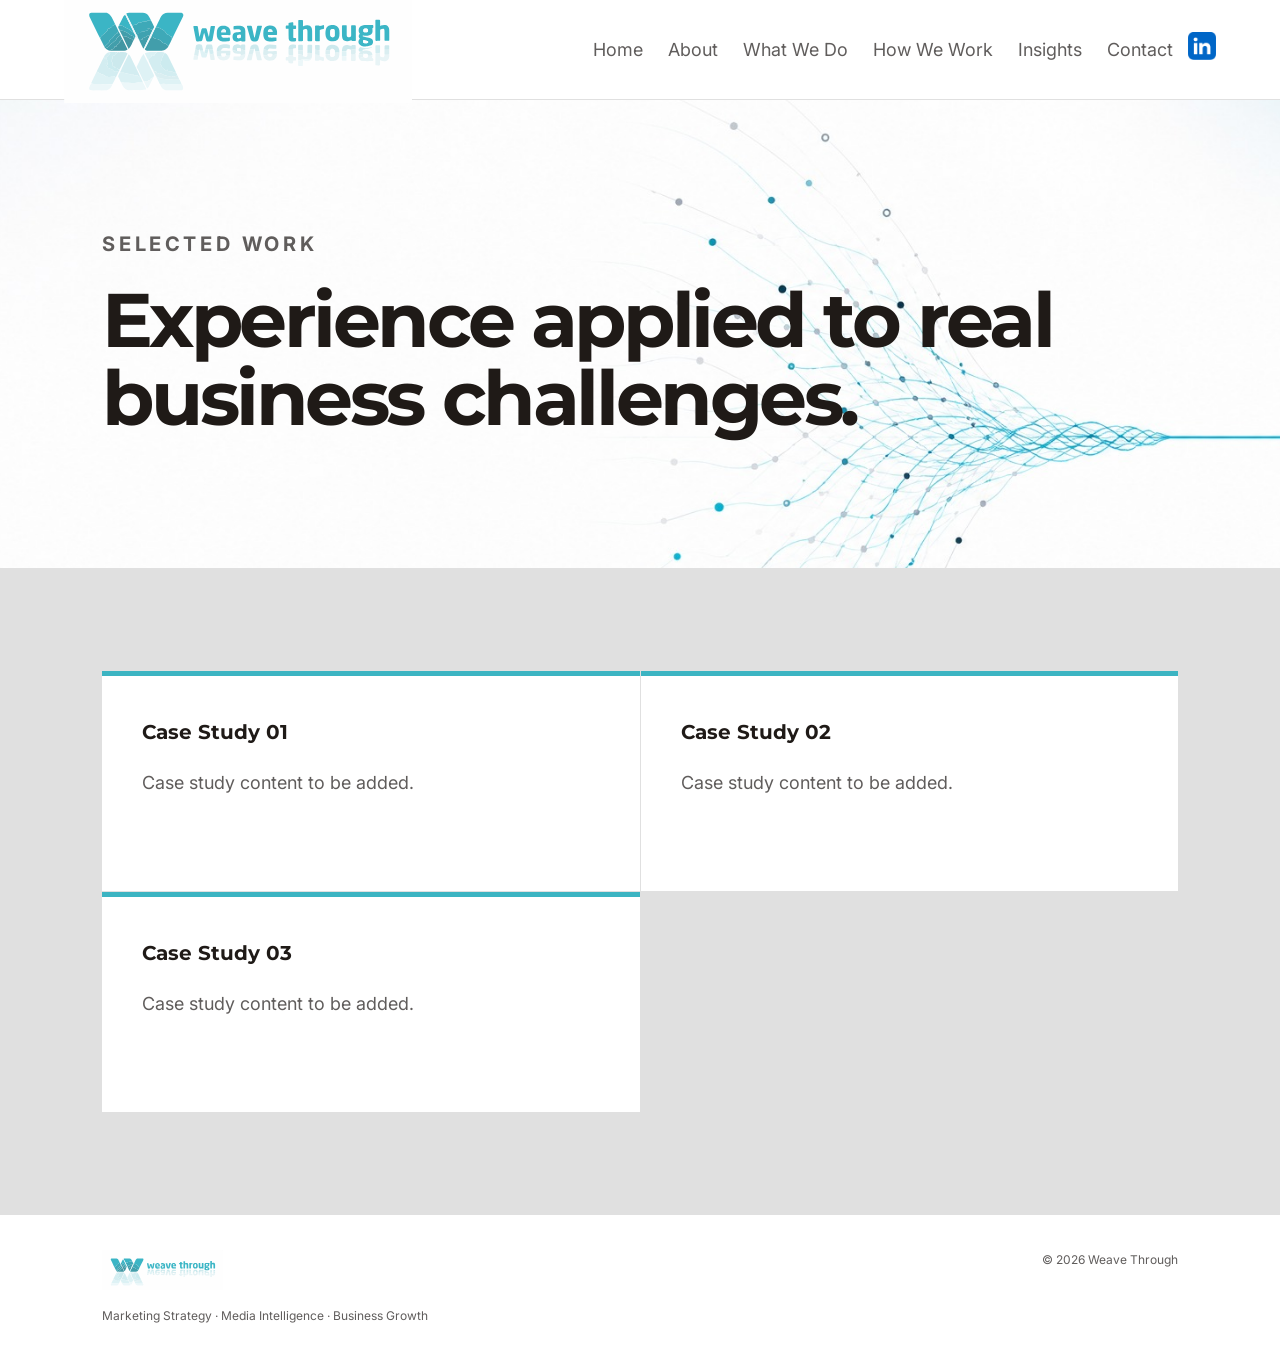
<file: work.html>
<!doctype html>
<html lang="en">
<head>
<meta charset="utf-8">
<meta name="viewport" content="width=device-width, initial-scale=1">
<title>Selected Work | Weave Through</title>
<meta name="description" content="Selected strategic consulting work across FMCG, retail, BFSI, consumer durables and real estate. Case studies from Weave Through's engagement experience.">
<link rel="icon" href="favicon.jpg" type="image/jpeg">
<!-- Google Analytics -->
<script async src="https://www.googletagmanager.com/gtag/js?id=G-CB40QFLTB0"></script>
<script>
  window.dataLayer = window.dataLayer || [];
  function gtag(){dataLayer.push(arguments);}
  gtag('js', new Date());
  gtag('config', 'G-CB40QFLTB0');
</script>
<link rel="stylesheet" href="css/style.css">
</head>
<body>
<header class="site-header">
  <a class="brand" href="index.html">
    <img src="images/logo.svg" alt="Weave Through" class="logo-img">
  </a>
  <button class="menu-toggle" aria-label="Open menu">☰</button>
  <nav><a href="index.html" class="">Home</a>
<a href="about.html" class="">About</a>
<a href="services.html" class="">What We Do</a>
<a href="how-we-work.html" class="">How We Work</a>
<a href="insights.html" class="">Insights</a>
<a href="contact.html" class="">Contact</a></nav>
  <div class="nav-social">
    <a href="https://www.linkedin.com/in/amolmohandas/" target="_blank">
      <img src="images/linkedin-icon.png" alt="LinkedIn" style="height:28px; width:28px;">
    </a>
  </div>
</header>
<main>
<section class="page-hero"><p class="eyebrow">SELECTED WORK</p><h1>Experience applied to real business challenges.</h1></section>
<section class="grid">
  <article><h3>Case Study 01</h3><p>Case study content to be added.</p></article>
  <article><h3>Case Study 02</h3><p>Case study content to be added.</p></article>
  <article><h3>Case Study 03</h3><p>Case study content to be added.</p></article>
</section>
</main>
<footer class="site-footer">
  <div><img src="images/logo.svg" alt="Weave Through" style="height:40px; width:auto;"><br>Marketing Strategy · Media Intelligence · Business Growth</div>
  <div>© 2026 Weave Through</div>
</footer>
<script src="js/script.js"></script>
</body>
</html>
</file>
<file: css/style.css>
@import url('https://fonts.googleapis.com/css2?family=Montserrat:wght@400;600;700&family=Inter:wght@400;500;600;700&display=swap');

:root {
  --primary:#3CB4C2;
  --ink:#1F1A17;
  --muted:#605D5C;
  --line:#e0e0e0;
  --paper:#f9fafb;
  --white:#ffffff;
}
* { box-sizing:border-box; }
html { scroll-behavior:smooth; }
body { margin:0; font-family:Inter,Arial,sans-serif; color:var(--ink); background:var(--white); line-height:1.65; }
a { color:var(--primary); text-decoration:none; }
a:hover { text-decoration:underline; }
.site-header { height:100px; display:flex; align-items:center; padding:0 5vw; border-bottom:1px solid var(--line); background:rgba(255,255,255,.96); position:sticky; top:0; z-index:10; }
.brand { font-size:17px; letter-spacing:.13em; font-weight:700; flex-shrink:0; }
.logo-img { height:115px; width:auto; }
nav { display:flex; gap:25px; font-size:26px; margin-left:auto; margin-right:15px; flex-shrink:0; }
nav a { font-size:18px; color:var(--muted); transition:color 0.3s; }
nav a.active, nav a:hover { color:var(--primary); }
.nav-social { display:flex; align-items:center; flex-shrink:0; }
.nav-social a img { height:28px; width:28px; }
.menu-toggle { display:none; border:0; background:none; font-size:17px; }
.menu-toggle { display:none; border:0; background:none; font-size:32px; cursor:pointer; padding:8px 12px; }
main { min-height:75vh; }
.hero, .page-hero { 
  padding:10vw 8vw 8vw; 
  background-image: url('/images/Website-Hero-Banner-Design-Web.jpg');
  background-size: cover;
  background-position: center;
  background-repeat: no-repeat;
  background-attachment: fixed;
}

@media(max-width:900px) {
  .hero, .page-hero {
    background-image: url('/images/Website-Hero-Banner-Design-Mobile.jpg');
    background-attachment: scroll;
  }
}
.hero { min-height:70vh; display:flex; flex-direction:column; justify-content:center; }
.eyebrow { font-size:20px; letter-spacing:.18em; font-weight:700; color:var(--muted); margin:0 0 20px; text-transform:uppercase; }
h1, h2, h3, h4, h5, h6 { font-family:Montserrat, Arial, sans-serif; font-weight:700; }
h1 { font-size:clamp(48px,7vw,92px); line-height:1.02; letter-spacing:-.045em; max-width:1000px; margin:0 0 30px; color:var(--ink); }
.hero h1 span { font-weight:400; color:var(--primary); }
.page-hero { padding:10vw 8vw 8vw; }
.insights-wrapper { margin-left:8vw; margin-right:8vw; }
.page-hero h1 { font-size:clamp(46px,6vw,76px); }
.intro { font-size:20px; line-height:1.55; max-width:720px; color:#405168; }
.button { display:inline-block; margin-top:25px; padding:13px 22px; background:var(--primary); color:white; font-size:13px; letter-spacing:.05em; width:max-content; border:none; cursor:pointer; transition:background 0.3s; }
.button:hover { background:#2a9aa8; }
.section { 
  padding: 3vw 8vw; 
  border-top:1px solid var(--line);
  background-image: 
    linear-gradient(120deg, rgba(96, 93, 92, 0.02) 25%, transparent 25%),
    linear-gradient(240deg, rgba(96, 93, 92, 0.02) 25%, transparent 25%),
    linear-gradient(120deg, rgba(96, 93, 92, 0.02) 75%, transparent 75%),
    linear-gradient(240deg, rgba(96, 93, 92, 0.02) 75%, transparent 75%);
  background-size: 100px 175px;
  background-position: 0 0, 0 0, 50px 87px, 50px 87px;
}
.section h2 { font-size:clamp(34px,4vw,56px); line-height:1.1; letter-spacing:-.03em; max-width:800px; margin:0 0 20px; color:var(--primary); }
.section p { max-width:760px; color:#526176; font-size:20px; }
.grid { padding:8vw; display:grid; grid-template-columns:repeat(2,1fr); gap:1px; background:var(--line); }
.grid article { background:var(--white); padding:40px; min-height:220px; border-top:5px solid var(--primary); }
.grid article img { width:100%; height:auto; display:block; margin-bottom:20px; }
.grid h3 { font-size:20px; margin-top:0; color:var(--ink); font-weight:700; }
.grid p { color:var(--muted); font-size:18px; line-height:1.6; }
.site-footer { border-top:1px solid var(--line); padding:35px 8vw; display:flex; justify-content:space-between; gap:30px; color:var(--muted); font-size:12px; }
.site-footer img { height:40px; width:auto; margin-bottom:10px; }
@media(max-width:900px) {
  nav { display:none; position:absolute; top:100px; left:0; right:0; background:white; flex-direction:column; padding:25px 8vw; border-bottom:1px solid var(--line); }
  nav.open { display:flex; }
  .menu-toggle { display:block; }
  .site-header { padding:0 3vw; }
  .grid { grid-template-columns:1fr; }
  .insights-wrapper { grid-template-columns:1fr; }
  .site-footer { flex-direction:column; }
  section[style*="grid-template-columns:1fr 1fr"] {
    display: block !important;
  }
  section[style*="grid-template-columns:1fr 1fr"] > div {
    margin-bottom: 30px;
  }
}
.insights-wrapper { display:grid; grid-template-columns:60% 40%; gap:40px; }
.insights-wrapper h2 { margin:0 0 20px 0; color:var(--primary); }
.insights-wrapper > div { padding-left:0; }
.insights-wrapper section { margin-bottom:0; }
</file>
